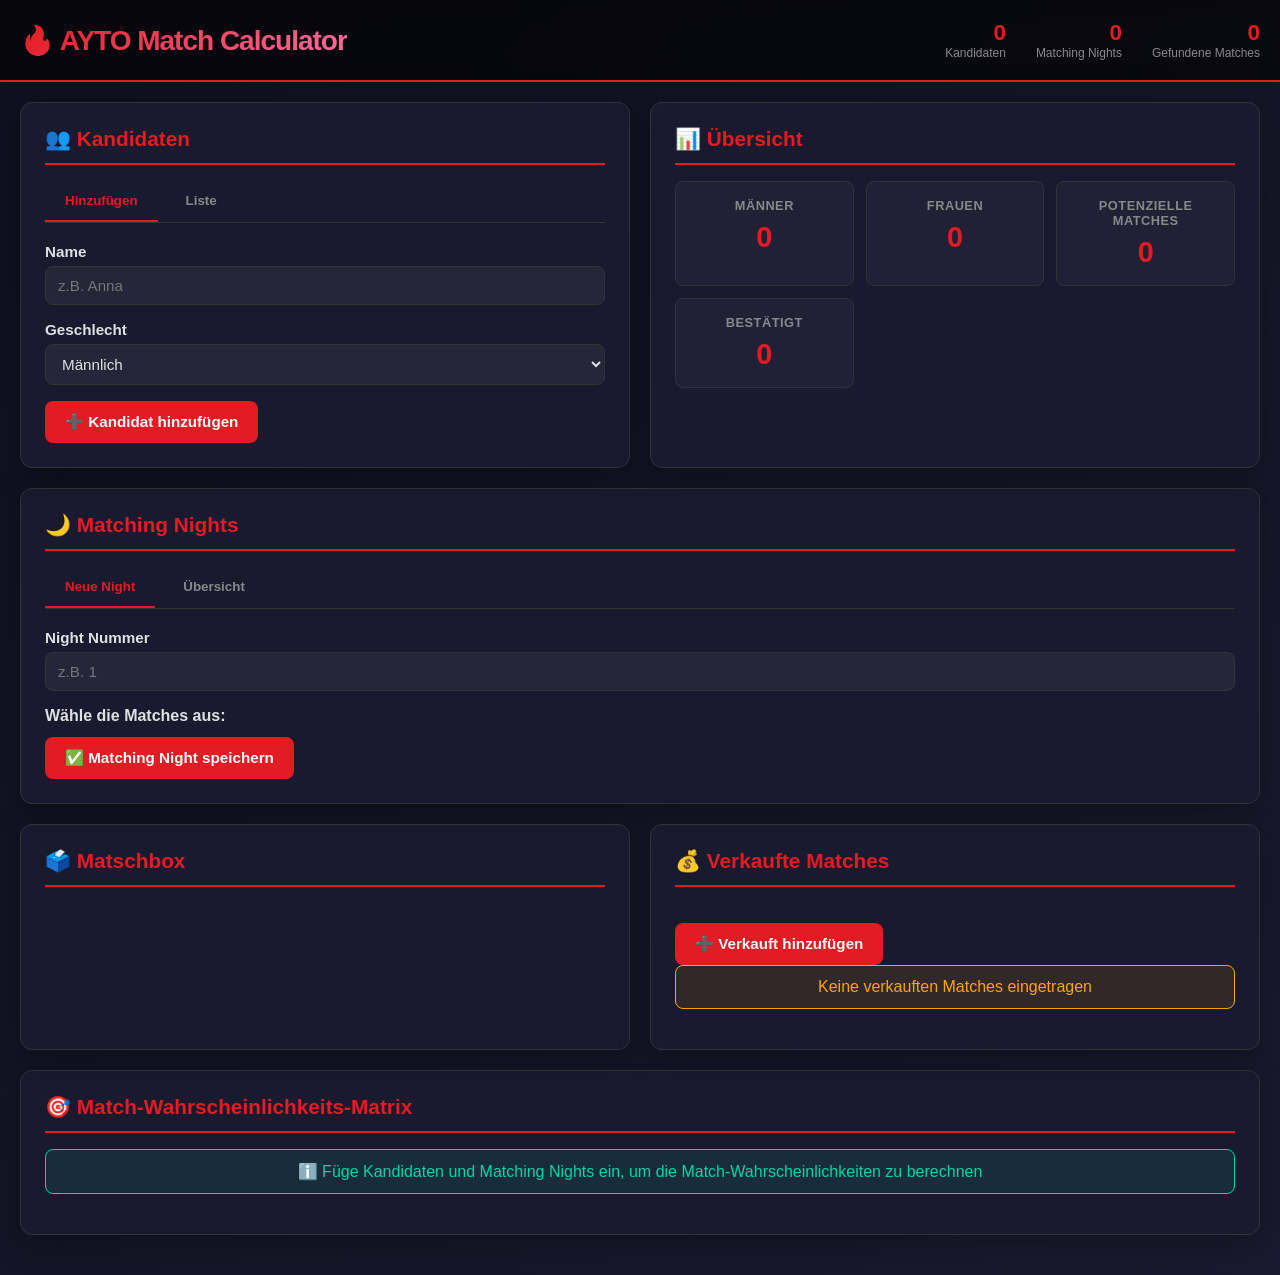
<file: index.html>
<!DOCTYPE html>
<html lang="de">
<head>
  <meta charset="UTF-8">
  <meta name="viewport" content="width=device-width, initial-scale=1.0">
  <title>AYTO Match Calculator • Professional Matching Engine</title>
  <style>
    * { margin: 0; padding: 0; box-sizing: border-box; }

    :root {
      --primary: #e31b23;
      --secondary: #1a1a2e;
      --accent: #ff6b9d;
      --success: #00d4aa;
      --warning: #ffa500;
      --bg-dark: #0f0f1e;
      --bg-card: #1a1a2e;
      --text-light: #e0e0e0;
      --text-muted: #888;
      --border: #333;
    }

    html { scroll-behavior: smooth; }
    body {
      background: linear-gradient(135deg, var(--bg-dark), var(--secondary));
      color: var(--text-light);
      font-family: -apple-system, BlinkMacSystemFont, 'Segoe UI', Roboto, sans-serif;
      min-height: 100vh;
      overflow-x: hidden;
    }

    /* ─── HEADER ─── */
    header {
      background: rgba(0, 0, 0, 0.6);
      backdrop-filter: blur(10px);
      border-bottom: 2px solid var(--primary);
      padding: 20px;
      position: sticky;
      top: 0;
      z-index: 1000;
    }

    .header-content {
      max-width: 1400px;
      margin: 0 auto;
      display: flex;
      justify-content: space-between;
      align-items: center;
    }

    .logo {
      font-size: 28px;
      font-weight: 900;
      background: linear-gradient(135deg, var(--primary), var(--accent));
      -webkit-background-clip: text;
      -webkit-text-fill-color: transparent;
      background-clip: text;
      letter-spacing: -1px;
    }

    .header-stats {
      display: flex;
      gap: 30px;
      font-size: 0.9rem;
    }

    .stat-item { display: flex; flex-direction: column; align-items: flex-end; }
    .stat-val { font-size: 1.4rem; font-weight: 700; color: var(--primary); }
    .stat-label { color: var(--text-muted); font-size: 0.75rem; }

    /* ─── CONTAINER ─── */
    .container {
      max-width: 1400px;
      margin: 0 auto;
      padding: 20px;
    }

    /* ─── GRID LAYOUT ─── */
    .main-grid {
      display: grid;
      grid-template-columns: 1fr 1fr;
      gap: 20px;
      margin-bottom: 20px;
    }

    @media (max-width: 1200px) {
      .main-grid { grid-template-columns: 1fr; }
    }

    /* ─── CARDS ─── */
    .card {
      background: var(--bg-card);
      border: 1px solid var(--border);
      border-radius: 12px;
      padding: 24px;
      box-shadow: 0 8px 32px rgba(0, 0, 0, 0.3);
    }

    .card h2 {
      font-size: 1.3rem;
      margin-bottom: 16px;
      color: var(--primary);
      border-bottom: 2px solid var(--primary);
      padding-bottom: 12px;
    }

    /* ─── TABS ─── */
    .tabs {
      display: flex;
      gap: 8px;
      margin-bottom: 20px;
      border-bottom: 1px solid var(--border);
    }

    .tab-btn {
      padding: 12px 20px;
      background: none;
      border: none;
      color: var(--text-muted);
      cursor: pointer;
      border-bottom: 2px solid transparent;
      transition: all 0.2s;
      font-weight: 600;
    }

    .tab-btn.active {
      color: var(--primary);
      border-bottom-color: var(--primary);
    }

    .tab-btn:hover { color: var(--text-light); }

    .tab-content { display: none; }
    .tab-content.active { display: block; }

    /* ─── FORMS ─── */
    .form-group {
      margin-bottom: 16px;
    }

    label {
      display: block;
      margin-bottom: 6px;
      font-weight: 600;
      font-size: 0.95rem;
      color: var(--text-light);
    }

    input, select, textarea {
      width: 100%;
      padding: 10px 12px;
      background: rgba(255, 255, 255, 0.05);
      border: 1px solid var(--border);
      border-radius: 8px;
      color: var(--text-light);
      font-size: 0.95rem;
      font-family: inherit;
      transition: all 0.2s;
    }

    input:focus, select:focus, textarea:focus {
      outline: none;
      border-color: var(--primary);
      background: rgba(255, 255, 255, 0.08);
      box-shadow: 0 0 12px rgba(227, 27, 35, 0.2);
    }

    /* ─── BUTTONS ─── */
    .btn {
      padding: 12px 20px;
      background: var(--primary);
      color: white;
      border: none;
      border-radius: 8px;
      font-weight: 600;
      cursor: pointer;
      transition: all 0.2s;
      font-size: 0.95rem;
    }

    .btn:hover {
      background: #c71520;
      transform: translateY(-2px);
      box-shadow: 0 8px 20px rgba(227, 27, 35, 0.3);
    }

    .btn:active { transform: translateY(0); }

    .btn-secondary {
      background: var(--accent);
    }

    .btn-secondary:hover { background: #ff5585; }

    .btn-small { padding: 8px 14px; font-size: 0.85rem; }
    .btn-danger { background: #d32f2f; }
    .btn-danger:hover { background: #b71c1c; }
    .btn-success { background: var(--success); color: #000; }

    .btn-group {
      display: flex;
      gap: 8px;
      flex-wrap: wrap;
    }

    /* ─── CANDIDATE LIST ─── */
    .candidate-item {
      background: rgba(255, 255, 255, 0.03);
      border: 1px solid var(--border);
      border-radius: 8px;
      padding: 12px;
      margin-bottom: 8px;
      display: flex;
      justify-content: space-between;
      align-items: center;
      transition: all 0.2s;
    }

    .candidate-item:hover {
      background: rgba(255, 255, 255, 0.05);
      border-color: var(--primary);
    }

    .candidate-name {
      font-weight: 600;
      font-size: 1rem;
    }

    .candidate-gender {
      display: inline-block;
      padding: 4px 10px;
      background: var(--primary);
      border-radius: 20px;
      font-size: 0.75rem;
      font-weight: 700;
      margin-left: 8px;
    }

    .candidate-gender.female { background: var(--accent); }

    /* ─── MATCHING NIGHT ─── */
    .night-header {
      display: flex;
      gap: 12px;
      margin-bottom: 16px;
      padding-bottom: 12px;
      border-bottom: 2px solid var(--border);
    }

    .night-title {
      font-size: 1.2rem;
      font-weight: 700;
      color: var(--primary);
    }

    .night-lights {
      margin-left: auto;
      padding: 6px 12px;
      background: rgba(227, 27, 35, 0.2);
      border-radius: 6px;
      font-weight: 600;
      color: var(--primary);
    }

    .pairing-grid {
      display: grid;
      grid-template-columns: repeat(auto-fill, minmax(200px, 1fr));
      gap: 12px;
      margin-bottom: 16px;
    }

    .pairing-card {
      background: rgba(255, 255, 255, 0.02);
      border: 2px solid var(--border);
      border-radius: 8px;
      padding: 12px;
      cursor: pointer;
      transition: all 0.2s;
      text-align: center;
    }

    .pairing-card:hover {
      border-color: var(--primary);
      background: rgba(227, 27, 35, 0.1);
    }

    .pairing-card.matched {
      border-color: var(--success);
      background: rgba(0, 212, 170, 0.1);
    }

    .pairing-names {
      font-weight: 600;
      margin-bottom: 4px;
    }

    .pairing-status {
      font-size: 0.8rem;
      color: var(--text-muted);
    }

    /* ─── MATCHBOX ─── */
    .matchbox-item {
      background: rgba(255, 165, 0, 0.1);
      border: 1px solid rgba(255, 165, 0, 0.3);
      border-radius: 8px;
      padding: 12px;
      margin-bottom: 12px;
    }

    .matchbox-pairing {
      font-weight: 600;
      margin-bottom: 8px;
    }

    .vote-buttons {
      display: flex;
      gap: 8px;
    }

    .vote-btn {
      flex: 1;
      padding: 8px;
      font-size: 0.85rem;
      border-radius: 6px;
      border: 1px solid;
      background: transparent;
      cursor: pointer;
      transition: all 0.2s;
    }

    .vote-yes {
      color: var(--success);
      border-color: var(--success);
    }

    .vote-yes:hover, .vote-yes.active {
      background: var(--success);
      color: #000;
    }

    .vote-no {
      color: #d32f2f;
      border-color: #d32f2f;
    }

    .vote-no:hover, .vote-no.active {
      background: #d32f2f;
      color: white;
    }

    /* ─── MATRIX ─── */
    .match-matrix {
      overflow-x: auto;
      margin-top: 20px;
    }

    .matrix-table {
      width: 100%;
      border-collapse: collapse;
      background: var(--bg-card);
      border: 1px solid var(--border);
      border-radius: 8px;
      overflow: hidden;
    }

    .matrix-table th, .matrix-table td {
      padding: 12px;
      text-align: center;
      border: 1px solid var(--border);
      font-size: 0.85rem;
    }

    .matrix-table th {
      background: rgba(0, 0, 0, 0.3);
      font-weight: 700;
      color: var(--primary);
    }

    .matrix-table td:first-child {
      text-align: left;
      font-weight: 600;
      background: rgba(0, 0, 0, 0.2);
    }

    .match-cell {
      cursor: pointer;
      transition: all 0.2s;
      border-radius: 4px;
    }

    .match-cell:hover {
      background: rgba(227, 27, 35, 0.2);
      transform: scale(1.05);
    }

    .match-probability {
      font-weight: 700;
      padding: 4px 8px;
      border-radius: 4px;
    }

    .prob-high { background: rgba(0, 212, 170, 0.3); color: var(--success); }
    .prob-medium { background: rgba(255, 165, 0, 0.3); color: var(--warning); }
    .prob-low { background: rgba(211, 47, 47, 0.3); color: #ff6b6b; }

    /* ─── STATS ─── */
    .stats-grid {
      display: grid;
      grid-template-columns: repeat(auto-fit, minmax(150px, 1fr));
      gap: 12px;
      margin-bottom: 20px;
    }

    .stat-card {
      background: rgba(255, 255, 255, 0.03);
      border: 1px solid var(--border);
      border-radius: 8px;
      padding: 16px;
      text-align: center;
    }

    .stat-card h3 {
      font-size: 0.8rem;
      color: var(--text-muted);
      margin-bottom: 8px;
      text-transform: uppercase;
      letter-spacing: 0.5px;
    }

    .stat-card .value {
      font-size: 1.8rem;
      font-weight: 900;
      color: var(--primary);
    }

    /* ─── MODAL ─── */
    .modal {
      display: none;
      position: fixed;
      inset: 0;
      background: rgba(0, 0, 0, 0.8);
      z-index: 2000;
      align-items: center;
      justify-content: center;
      padding: 20px;
    }

    .modal.active { display: flex; }

    .modal-content {
      background: var(--bg-card);
      border: 1px solid var(--border);
      border-radius: 12px;
      padding: 32px;
      max-width: 600px;
      width: 100%;
      max-height: 90vh;
      overflow-y: auto;
    }

    .modal-header {
      font-size: 1.5rem;
      font-weight: 700;
      margin-bottom: 20px;
      color: var(--primary);
    }

    .close-btn {
      float: right;
      background: none;
      border: none;
      color: var(--text-muted);
      cursor: pointer;
      font-size: 24px;
      transition: color 0.2s;
    }

    .close-btn:hover { color: var(--text-light); }

    /* ─── RESPONSIVE ─── */
    @media (max-width: 768px) {
      .header-stats { flex-direction: column; gap: 8px; }
      .main-grid { grid-template-columns: 1fr; }
      .pairing-grid { grid-template-columns: repeat(auto-fill, minmax(150px, 1fr)); }
      .matrix-table { font-size: 0.7rem; }
      .modal-content { padding: 20px; }
    }

    /* ─── UTILITIES ─── */
    .mt-20 { margin-top: 20px; }
    .mb-20 { margin-bottom: 20px; }
    .text-center { text-align: center; }
    .text-small { font-size: 0.85rem; }
    .hidden { display: none !important; }
    .flex { display: flex; }
    .gap-8 { gap: 8px; }

    .alert {
      padding: 12px 16px;
      border-radius: 8px;
      margin-bottom: 16px;
      font-weight: 500;
    }

    .alert-success { background: rgba(0, 212, 170, 0.1); color: var(--success); border: 1px solid var(--success); }
    .alert-warning { background: rgba(255, 165, 0, 0.1); color: var(--warning); border: 1px solid var(--warning); }
  </style>
</head>
<body>

<!-- HEADER -->
<header>
  <div class="header-content">
    <div class="logo">🔥 AYTO Match Calculator</div>
    <div class="header-stats">
      <div class="stat-item">
        <div class="stat-val" id="totalCandidates">0</div>
        <div class="stat-label">Kandidaten</div>
      </div>
      <div class="stat-item">
        <div class="stat-val" id="totalNights">0</div>
        <div class="stat-label">Matching Nights</div>
      </div>
      <div class="stat-item">
        <div class="stat-val" id="perfectMatches">0</div>
        <div class="stat-label">Gefundene Matches</div>
      </div>
    </div>
  </div>
</header>

<!-- MAIN CONTENT -->
<div class="container">

  <!-- SETUP SECTION -->
  <div class="main-grid">
    <!-- CANDIDATES -->
    <div class="card">
      <h2>👥 Kandidaten</h2>

      <div class="tabs">
        <button class="tab-btn active" data-tab="add-candidate">Hinzufügen</button>
        <button class="tab-btn" data-tab="candidate-list">Liste</button>
      </div>

      <div class="tab-content active" id="add-candidate">
        <div class="form-group">
          <label>Name</label>
          <input type="text" id="candidateName" placeholder="z.B. Anna">
        </div>
        <div class="form-group">
          <label>Geschlecht</label>
          <select id="candidateGender">
            <option value="male">Männlich</option>
            <option value="female">Weiblich</option>
          </select>
        </div>
        <button class="btn" onclick="addCandidate()">➕ Kandidat hinzufügen</button>
      </div>

      <div class="tab-content" id="candidate-list">
        <div id="candidatesList"></div>
        <button class="btn btn-danger mt-20" onclick="clearAllCandidates()">🗑️ Alle löschen</button>
      </div>
    </div>

    <!-- SUMMARY -->
    <div class="card">
      <h2>📊 Übersicht</h2>

      <div class="stats-grid">
        <div class="stat-card">
          <h3>Männer</h3>
          <div class="value" id="maleCount">0</div>
        </div>
        <div class="stat-card">
          <h3>Frauen</h3>
          <div class="value" id="femaleCount">0</div>
        </div>
        <div class="stat-card">
          <h3>Potenzielle Matches</h3>
          <div class="value" id="possiblePairs">0</div>
        </div>
        <div class="stat-card">
          <h3>Bestätigt</h3>
          <div class="value" id="confirmedMatches">0</div>
        </div>
      </div>

      <div class="alert alert-success text-center" id="completionStatus" style="display: none;">
        <strong id="completionText"></strong>
      </div>
    </div>
  </div>

  <!-- MATCHING NIGHTS -->
  <div class="card mb-20">
    <h2>🌙 Matching Nights</h2>

    <div class="tabs">
      <button class="tab-btn active" data-tab="new-night">Neue Night</button>
      <button class="tab-btn" data-tab="night-list">Übersicht</button>
    </div>

    <div class="tab-content active" id="new-night">
      <div class="form-group">
        <label>Night Nummer</label>
        <input type="number" id="nightNumber" min="1" placeholder="z.B. 1">
      </div>

      <div id="nightPairings"></div>

      <button class="btn" onclick="createMatchingNight()">✅ Matching Night speichern</button>
    </div>

    <div class="tab-content" id="night-list">
      <div id="nightsList"></div>
    </div>
  </div>

  <!-- MATSCHBOX & SOLD -->
  <div class="main-grid">
    <!-- MATSCHBOX -->
    <div class="card">
      <h2>🗳️ Matschbox</h2>
      <div id="matchboxVotes"></div>
      <div class="alert alert-warning text-center" id="noMatchbox" style="display: none;">
        Keine Abstimmungen eingetragen
      </div>
    </div>

    <!-- SOLD MATCHES -->
    <div class="card">
      <h2>💰 Verkaufte Matches</h2>
      <div id="soldMatches"></div>
      <button class="btn mt-20" onclick="openSoldModal()">➕ Verkauft hinzufügen</button>
      <div class="alert alert-warning text-center" id="noSold" style="display: none;">
        Keine verkauften Matches eingetragen
      </div>
    </div>
  </div>

  <!-- MATCH MATRIX -->
  <div class="card mb-20">
    <h2>🎯 Match-Wahrscheinlichkeits-Matrix</h2>
    <div class="alert alert-success text-center" id="noDataAlert">
      ℹ️ Füge Kandidaten und Matching Nights ein, um die Match-Wahrscheinlichkeiten zu berechnen
    </div>
    <div class="match-matrix" id="matrixContainer" style="display: none;"></div>
  </div>

</div>

<!-- MODALS -->
<!-- Sold Match Modal -->
<div class="modal" id="soldModal">
  <div class="modal-content">
    <button class="close-btn" onclick="closeSoldModal()">✕</button>
    <div class="modal-header">💰 Verkauftes Match hinzufügen</div>

    <div class="form-group">
      <label>Männlicher Kandidat</label>
      <select id="soldMale"></select>
    </div>
    <div class="form-group">
      <label>Weibliche Kandidatin</label>
      <select id="soldFemale"></select>
    </div>
    <div class="form-group">
      <label>Night (optional)</label>
      <select id="soldNight">
        <option value="">Keine spezifische Night</option>
      </select>
    </div>

    <button class="btn" onclick="saveSoldMatch()">✅ Speichern</button>
  </div>
</div>

<script>
// ────────────────────────────────────────────────────────────────
// DATA MANAGEMENT
// ────────────────────────────────────────────────────────────────

const STATE = {
  candidates: [],
  nights: [],
  matchbox: {},
  soldMatches: [],
};

const STORAGE_KEY = 'ayto_match_calculator';

function loadState() {
  const saved = localStorage.getItem(STORAGE_KEY);
  if (saved) {
    Object.assign(STATE, JSON.parse(saved));
  }
}

function saveState() {
  localStorage.setItem(STORAGE_KEY, JSON.stringify(STATE));
  updateUI();
}

// ────────────────────────────────────────────────────────────────
// CANDIDATES
// ────────────────────────────────────────────────────────────────

function addCandidate() {
  const name = document.getElementById('candidateName').value.trim();
  const gender = document.getElementById('candidateGender').value;

  if (!name) { alert('Bitte Name eingeben'); return; }
  if (STATE.candidates.some(c => c.name.toLowerCase() === name.toLowerCase())) {
    alert('Kandidat existiert bereits');
    return;
  }

  STATE.candidates.push({ name, gender, id: Date.now() });
  saveState();
  document.getElementById('candidateName').value = '';
  switchTab('candidate-list');
}

function removeCandidate(id) {
  if (confirm('Wirklich löschen?')) {
    STATE.candidates = STATE.candidates.filter(c => c.id !== id);
    saveState();
  }
}

function clearAllCandidates() {
  if (confirm('⚠️ Alle Kandidaten löschen? Das kann nicht rückgängig gemacht werden!')) {
    STATE.candidates = [];
    saveState();
  }
}

// ────────────────────────────────────────────────────────────────
// MATCHING NIGHTS
// ────────────────────────────────────────────────────────────────

function generateNightPairings() {
  const males = STATE.candidates.filter(c => c.gender === 'male');
  const females = STATE.candidates.filter(c => c.gender === 'female');

  const container = document.getElementById('nightPairings');
  container.innerHTML = '<div style="margin-bottom: 12px; font-weight: 600;">Wähle die Matches aus:</div>';

  females.forEach(female => {
    const div = document.createElement('div');
    div.innerHTML = `
      <div style="margin-bottom: 12px;">
        <div style="font-weight: 600; margin-bottom: 6px;">${female.name}</div>
        <div class="btn-group">
          ${males.map(male => `
            <button class="btn btn-small pairing-toggle" data-female="${female.id}" data-male="${male.id}">
              ${male.name}
            </button>
          `).join('')}
        </div>
      </div>
    `;
    container.appendChild(div);
  });

  // Add toggle handlers
  document.querySelectorAll('.pairing-toggle').forEach(btn => {
    btn.addEventListener('click', () => btn.classList.toggle('active'));
  });
}

function createMatchingNight() {
  const nightNumber = document.getElementById('nightNumber').value;
  if (!nightNumber) { alert('Bitte Night Nummer eingeben'); return; }

  const pairings = Array.from(document.querySelectorAll('.pairing-toggle.active')).map(btn => ({
    male: parseInt(btn.dataset.male),
    female: parseInt(btn.dataset.female),
    lit: true,
  }));

  if (pairings.length === 0) { alert('Bitte mindestens 1 Match wählen'); return; }

  const night = {
    id: Date.now(),
    number: parseInt(nightNumber),
    pairings,
    lights: pairings.length,
    timestamp: new Date().toISOString(),
  };

  STATE.nights.push(night);
  STATE.nights.sort((a, b) => a.number - b.number);
  saveState();

  document.getElementById('nightNumber').value = '';
  switchTab('night-list');
  alert('✅ Matching Night gespeichert!');
}

// ────────────────────────────────────────────────────────────────
// MATSCHBOX & SOLD
// ────────────────────────────────────────────────────────────────

function recordMatchboxVote(maleId, femaleId, result) {
  const key = `${Math.min(maleId, femaleId)}_${Math.max(maleId, femaleId)}`;
  STATE.matchbox[key] = result;
  saveState();
}

function openSoldModal() {
  const males = STATE.candidates.filter(c => c.gender === 'male');
  const females = STATE.candidates.filter(c => c.gender === 'female');

  document.getElementById('soldMale').innerHTML = males
    .map(m => `<option value="${m.id}">${m.name}</option>`).join('');
  document.getElementById('soldFemale').innerHTML = females
    .map(f => `<option value="${f.id}">${f.name}</option>`).join('');
  document.getElementById('soldNight').innerHTML = `
    <option value="">Keine spezifische Night</option>
    ${STATE.nights.map(n => `<option value="${n.id}">Night ${n.number}</option>`).join('')}
  `;

  document.getElementById('soldModal').classList.add('active');
}

function closeSoldModal() {
  document.getElementById('soldModal').classList.remove('active');
}

function saveSoldMatch() {
  const maleId = parseInt(document.getElementById('soldMale').value);
  const femaleId = parseInt(document.getElementById('soldFemale').value);
  const nightId = document.getElementById('soldNight').value || null;

  if (!maleId || !femaleId) { alert('Bitte beide wählen'); return; }

  STATE.soldMatches.push({ maleId, femaleId, nightId, timestamp: new Date().toISOString() });
  saveState();
  closeSoldModal();
  alert('✅ Verkauftes Match gespeichert!');
}

// ────────────────────────────────────────────────────────────────
// MATCHING ENGINE
// ────────────────────────────────────────────────────────────────

function calculateProbabilities() {
  const males = STATE.candidates.filter(c => c.gender === 'male');
  const females = STATE.candidates.filter(c => c.gender === 'female');

  if (males.length === 0 || females.length === 0) return null;

  const probs = {};

  males.forEach(male => {
    females.forEach(female => {
      const key = `${male.id}_${female.id}`;
      let probability = 0.5; // Basis-Wahrscheinlichkeit
      let evidence = 0;

      // Evidence aus Matching Nights
      STATE.nights.forEach(night => {
        const hasPairing = night.pairings.some(p => p.male === male.id && p.female === female.id);
        if (hasPairing) {
          probability += 0.25;
          evidence++;
        }
      });

      // Evidence aus Matschbox
      const boxKey = `${Math.min(male.id, female.id)}_${Math.max(male.id, female.id)}`;
      if (STATE.matchbox[boxKey] === true) {
        probability += 0.2;
        evidence++;
      } else if (STATE.matchbox[boxKey] === false) {
        probability = Math.max(0, probability - 0.3);
        evidence++;
      }

      // Evidence aus verkauften Matches
      const isSold = STATE.soldMatches.some(s => s.maleId === male.id && s.femaleId === female.id);
      if (isSold) {
        probability = 1.0;
        evidence = 999; // Max priority
      }

      probs[key] = {
        male: male.id,
        female: female.id,
        probability: Math.min(1, Math.max(0, probability)),
        evidence,
      };
    });
  });

  return probs;
}

// ────────────────────────────────────────────────────────────────
// UI UPDATES
// ────────────────────────────────────────────────────────────────

function updateUI() {
  updateStats();
  updateCandidatesList();
  updateNightsList();
  updateMatchbox();
  updateSoldMatches();
  updateMatrix();
  updateHeaders();
}

function updateStats() {
  const males = STATE.candidates.filter(c => c.gender === 'male');
  const females = STATE.candidates.filter(c => c.gender === 'female');
  const possiblePairs = males.length * females.length;
  const confirmed = STATE.soldMatches.length;

  document.getElementById('maleCount').textContent = males.length;
  document.getElementById('femaleCount').textContent = females.length;
  document.getElementById('possiblePairs').textContent = possiblePairs;
  document.getElementById('confirmedMatches').textContent = confirmed;

  if (possiblePairs > 0 && confirmed === possiblePairs) {
    document.getElementById('completionStatus').style.display = 'block';
    document.getElementById('completionText').textContent = '🎉 Alle Matches bestätigt!';
  } else {
    document.getElementById('completionStatus').style.display = 'none';
  }
}

function updateHeaders() {
  document.getElementById('totalCandidates').textContent = STATE.candidates.length;
  document.getElementById('totalNights').textContent = STATE.nights.length;
  document.getElementById('perfectMatches').textContent = STATE.soldMatches.length;
}

function updateCandidatesList() {
  const list = document.getElementById('candidatesList');
  if (STATE.candidates.length === 0) {
    list.innerHTML = '<div class="alert alert-warning text-center">Noch keine Kandidaten</div>';
    return;
  }

  const males = STATE.candidates.filter(c => c.gender === 'male');
  const females = STATE.candidates.filter(c => c.gender === 'female');

  list.innerHTML = `
    <div style="margin-bottom: 16px;">
      <div style="font-weight: 700; color: var(--primary); margin-bottom: 12px;">👨 Männer (${males.length})</div>
      ${males.map(c => `
        <div class="candidate-item">
          <span class="candidate-name">${c.name}</span>
          <button class="btn btn-danger btn-small" onclick="removeCandidate(${c.id})">×</button>
        </div>
      `).join('')}
    </div>
    <div>
      <div style="font-weight: 700; color: var(--accent); margin-bottom: 12px;">👩 Frauen (${females.length})</div>
      ${females.map(c => `
        <div class="candidate-item">
          <span class="candidate-name">${c.name}</span>
          <button class="btn btn-danger btn-small" onclick="removeCandidate(${c.id})">×</button>
        </div>
      `).join('')}
    </div>
  `;
}

function updateNightsList() {
  const list = document.getElementById('nightsList');
  if (STATE.nights.length === 0) {
    list.innerHTML = '<div class="alert alert-warning text-center">Noch keine Matching Nights</div>';
    generateNightPairings();
    return;
  }

  list.innerHTML = STATE.nights.map(night => `
    <div class="card" style="background: rgba(255, 255, 255, 0.02); margin-bottom: 12px;">
      <div class="night-header">
        <div class="night-title">🌙 Night ${night.number}</div>
        <div class="night-lights">💡 ${night.lights} Lichter</div>
        <button class="btn btn-danger btn-small" onclick="deleteNight(${night.id})">×</button>
      </div>
      <div style="display: grid; grid-template-columns: repeat(auto-fill, minmax(180px, 1fr)); gap: 8px;">
        ${night.pairings.map(p => {
          const male = STATE.candidates.find(c => c.id === p.male);
          const female = STATE.candidates.find(c => c.id === p.female);
          return `
            <div class="pairing-card matched">
              <div class="pairing-names">${male.name} ♥ ${female.name}</div>
              <div class="pairing-status">✓ Licht an</div>
            </div>
          `;
        }).join('')}
      </div>
    </div>
  `).join('');

  generateNightPairings();
}

function deleteNight(id) {
  if (confirm('Night löschen?')) {
    STATE.nights = STATE.nights.filter(n => n.id !== id);
    saveState();
  }
}

function updateMatchbox() {
  const males = STATE.candidates.filter(c => c.gender === 'male');
  const females = STATE.candidates.filter(c => c.gender === 'female');
  const container = document.getElementById('matchboxVotes');

  if (males.length === 0 || females.length === 0) {
    container.innerHTML = '';
    return;
  }

  const votes = [];
  females.forEach(female => {
    males.forEach(male => {
      const key = `${Math.min(male.id, female.id)}_${Math.max(male.id, female.id)}`;
      if (STATE.matchbox.hasOwnProperty(key)) {
        votes.push({ male, female, key, result: STATE.matchbox[key] });
      }
    });
  });

  if (votes.length === 0) {
    document.getElementById('noMatchbox').style.display = 'block';
    container.innerHTML = `
      <div style="margin-top: 16px;">
        <div style="margin-bottom: 12px; font-weight: 600;">Abstimmung hinzufügen:</div>
        ${females.map(female => `
          <div style="margin-bottom: 12px;">
            <div style="font-weight: 600; margin-bottom: 6px;">${female.name}</div>
            <div class="btn-group">
              ${males.map(male => {
                const key = `${Math.min(male.id, female.id)}_${Math.max(male.id, female.id)}`;
                return `
                  <div class="matchbox-item" style="flex: 1; margin: 0; padding: 8px;">
                    <div class="matchbox-pairing" style="font-size: 0.85rem;">${male.name}</div>
                    <div class="vote-buttons">
                      <button class="vote-btn vote-yes" onclick="recordMatchboxVote(${male.id}, ${female.id}, true)">✓</button>
                      <button class="vote-btn vote-no" onclick="recordMatchboxVote(${male.id}, ${female.id}, false)">✗</button>
                    </div>
                  </div>
                `;
              }).join('')}
            </div>
          </div>
        `).join('')}
      </div>
    `;
    return;
  }

  document.getElementById('noMatchbox').style.display = 'none';
  container.innerHTML = votes.map(v => `
    <div class="matchbox-item">
      <div class="matchbox-pairing">${v.male.name} & ${v.female.name}</div>
      <div class="vote-buttons">
        <button class="vote-btn vote-yes ${v.result === true ? 'active' : ''}"
          onclick="recordMatchboxVote(${v.male.id}, ${v.female.id}, true)">✓ JA</button>
        <button class="vote-btn vote-no ${v.result === false ? 'active' : ''}"
          onclick="recordMatchboxVote(${v.male.id}, ${v.female.id}, false)">✗ NEIN</button>
      </div>
    </div>
  `).join('');
}

function updateSoldMatches() {
  const container = document.getElementById('soldMatches');
  if (STATE.soldMatches.length === 0) {
    document.getElementById('noSold').style.display = 'block';
    container.innerHTML = '';
    return;
  }

  document.getElementById('noSold').style.display = 'none';
  container.innerHTML = STATE.soldMatches.map((sold, idx) => {
    const male = STATE.candidates.find(c => c.id === sold.maleId);
    const female = STATE.candidates.find(c => c.id === sold.femaleId);
    const night = STATE.nights.find(n => n.id === sold.nightId);
    return `
      <div class="matchbox-item" style="background: rgba(0, 212, 170, 0.15); border-color: rgba(0, 212, 170, 0.4);">
        <div class="matchbox-pairing">💰 ${male?.name || '?'} & ${female?.name || '?'}</div>
        <div class="text-small" style="margin-bottom: 8px;">
          ${night ? `🌙 Night ${night.number}` : '📌 Allgemein'}
        </div>
        <button class="btn btn-danger btn-small" onclick="deleteSold(${idx})">× Löschen</button>
      </div>
    `;
  }).join('');
}

function deleteSold(idx) {
  if (confirm('Verkauftes Match löschen?')) {
    STATE.soldMatches.splice(idx, 1);
    saveState();
  }
}

function updateMatrix() {
  const males = STATE.candidates.filter(c => c.gender === 'male').sort((a, b) => a.name.localeCompare(b.name));
  const females = STATE.candidates.filter(c => c.gender === 'female').sort((a, b) => a.name.localeCompare(b.name));
  const container = document.getElementById('matrixContainer');
  const alert = document.getElementById('noDataAlert');

  if (males.length === 0 || females.length === 0) {
    container.style.display = 'none';
    alert.style.display = 'block';
    return;
  }

  alert.style.display = 'none';
  container.style.display = 'block';

  const probs = calculateProbabilities();

  let html = '<table class="matrix-table"><thead><tr><th>👨 / 👩</th>';
  females.forEach(f => {
    html += `<th>${f.name}</th>`;
  });
  html += '</tr></thead><tbody>';

  males.forEach(male => {
    html += `<tr><td>${male.name}</td>`;
    females.forEach(female => {
      const key = `${male.id}_${female.id}`;
      const prob = probs[key];
      const percent = Math.round(prob.probability * 100);
      let className = 'prob-low';
      if (percent >= 70) className = 'prob-high';
      else if (percent >= 40) className = 'prob-medium';

      html += `<td class="match-cell"><span class="match-probability ${className}">${percent}%</span></td>`;
    });
    html += '</tr>';
  });

  html += '</tbody></table>';
  container.innerHTML = html;
}

// ────────────────────────────────────────────────────────────────
// TABS
// ────────────────────────────────────────────────────────────────

function switchTab(tabName) {
  document.querySelectorAll('.tab-content').forEach(el => el.classList.remove('active'));
  document.querySelectorAll('.tab-btn').forEach(el => el.classList.remove('active'));

  document.getElementById(tabName)?.classList.add('active');
  document.querySelector(`[data-tab="${tabName}"]`)?.classList.add('active');
}

document.querySelectorAll('.tab-btn').forEach(btn => {
  btn.addEventListener('click', () => {
    const tab = btn.getAttribute('data-tab');
    switchTab(tab);
  });
});

// ────────────────────────────────────────────────────────────────
// INITIALIZATION
// ────────────────────────────────────────────────────────────────

loadState();
updateUI();
generateNightPairings();
</script>

</body>
</html>
</file>
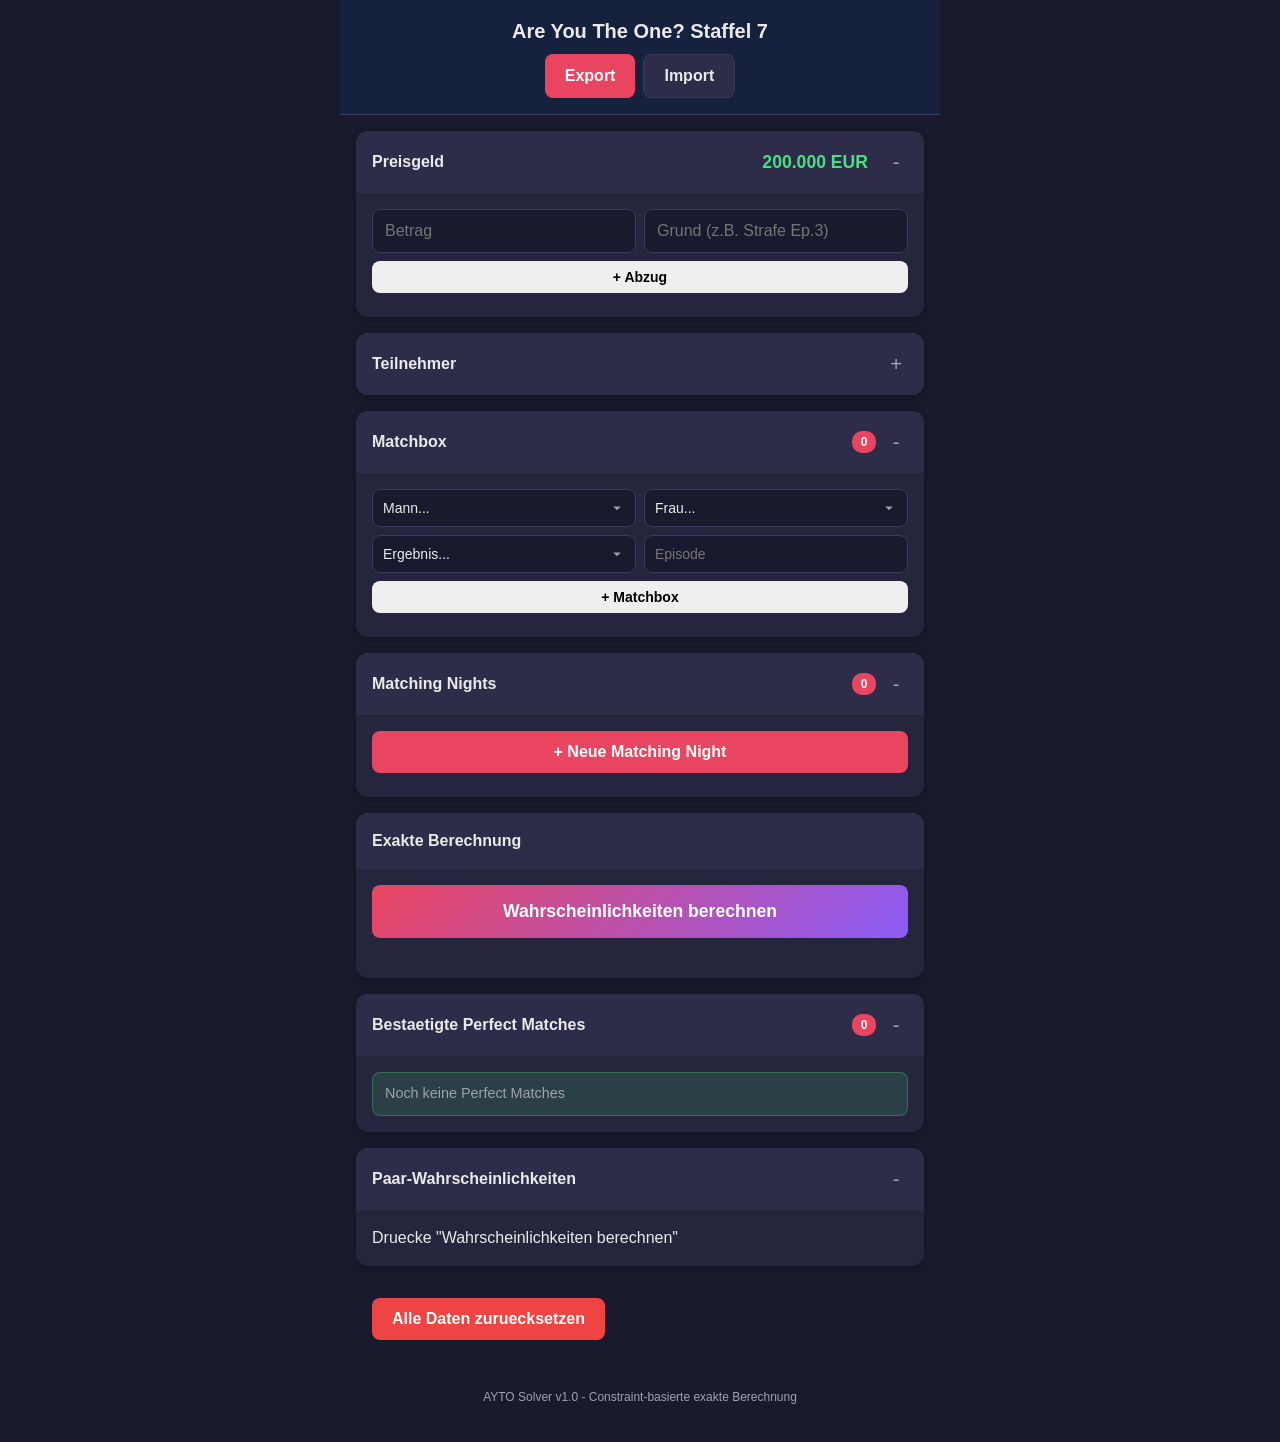
<file: ayto-solver-standalone.html>
<!DOCTYPE html>
<html lang="de">
<head>
    <meta charset="UTF-8">
    <meta name="viewport" content="width=device-width, initial-scale=1.0, user-scalable=no, viewport-fit=cover">
    <meta name="apple-mobile-web-app-capable" content="yes">
    <meta name="theme-color" content="#1a1a2e">
    <title>AYTO Solver - Staffel 7 (2026)</title>
    <style>
/* AYTO Solver - Mobile-First Styles */
* { box-sizing: border-box; margin: 0; padding: 0; }

:root {
    --primary: #e94560;
    --primary-dark: #c73e54;
    --secondary: #16213e;
    --background: #1a1a2e;
    --surface: #25253d;
    --surface-light: #2d2d4a;
    --text: #eaeaea;
    --text-muted: #a0a0b0;
    --success: #4ade80;
    --warning: #fbbf24;
    --danger: #ef4444;
    --border: #3a3a5c;
    --radius: 12px;
    --radius-small: 8px;
    --spacing: 16px;
    --spacing-small: 8px;
    --font-main: -apple-system, BlinkMacSystemFont, 'Segoe UI', Roboto, sans-serif;
}

html { font-size: 16px; }
body {
    font-family: var(--font-main);
    background: var(--background);
    color: var(--text);
    min-height: 100vh;
    line-height: 1.5;
}

#app { max-width: 600px; margin: 0 auto; padding-bottom: 20px; }

.app-header {
    background: var(--secondary);
    padding: var(--spacing);
    position: sticky;
    top: 0;
    z-index: 100;
    border-bottom: 1px solid var(--border);
}
.app-header h1 { font-size: 1.25rem; font-weight: 600; margin-bottom: var(--spacing-small); text-align: center; }
.header-actions { display: flex; gap: var(--spacing-small); justify-content: center; }

.app-main { padding: var(--spacing); display: flex; flex-direction: column; gap: var(--spacing); }

.section {
    background: var(--surface);
    border-radius: var(--radius);
    overflow: hidden;
    box-shadow: 0 2px 8px rgba(0,0,0,0.3);
}
.section-header {
    display: flex;
    align-items: center;
    gap: var(--spacing-small);
    padding: var(--spacing);
    background: var(--surface-light);
    cursor: pointer;
    user-select: none;
}
.section-header h2 { font-size: 1rem; font-weight: 600; flex: 1; }
.section-header .toggle-icon { font-size: 1.25rem; color: var(--text-muted); width: 24px; text-align: center; }
.section-content { padding: var(--spacing); display: flex; flex-direction: column; gap: var(--spacing-small); }
.section-content.collapsed { display: none; }

.badge {
    background: var(--primary);
    color: white;
    font-size: 0.75rem;
    font-weight: 600;
    padding: 2px 8px;
    border-radius: 10px;
    min-width: 24px;
    text-align: center;
}

.prize-amount { font-size: 1.1rem; font-weight: 700; color: var(--success); margin-left: auto; margin-right: var(--spacing-small); }

.btn {
    display: inline-flex;
    align-items: center;
    justify-content: center;
    padding: 12px 20px;
    font-size: 1rem;
    font-weight: 600;
    border: none;
    border-radius: var(--radius-small);
    cursor: pointer;
    transition: all 0.2s ease;
}
.btn-primary { background: var(--primary); color: white; }
.btn-primary:hover { background: var(--primary-dark); }
.btn-secondary { background: var(--surface-light); color: var(--text); border: 1px solid var(--border); }
.btn-small { padding: 8px 12px; font-size: 0.875rem; }
.btn-danger { background: var(--danger); color: white; }
.btn-solve {
    background: linear-gradient(135deg, var(--primary) 0%, #8b5cf6 100%);
    color: white;
    padding: 16px 24px;
    font-size: 1.1rem;
    width: 100%;
}
.btn:disabled { opacity: 0.5; cursor: not-allowed; }

input, select, textarea {
    width: 100%;
    padding: 12px;
    font-size: 1rem;
    font-family: var(--font-main);
    background: var(--background);
    color: var(--text);
    border: 1px solid var(--border);
    border-radius: var(--radius-small);
}
input:focus, select:focus, textarea:focus { outline: none; border-color: var(--primary); }
select {
    background-image: url("data:image/svg+xml,%3Csvg xmlns='http://www.w3.org/2000/svg' width='12' height='12' fill='%23a0a0b0' viewBox='0 0 16 16'%3E%3Cpath d='M8 11L3 6h10z'/%3E%3C/svg%3E");
    background-repeat: no-repeat;
    background-position: right 12px center;
    padding-right: 36px;
    -webkit-appearance: none;
}
textarea { resize: vertical; min-height: 80px; }

.deduction-form, .matchbox-form { display: grid; grid-template-columns: 1fr 1fr; gap: var(--spacing-small); }
.deduction-form .btn, .matchbox-form .btn { grid-column: span 2; }
.matchbox-form select, .matchbox-form input { font-size: 0.875rem; padding: 10px; }

.candidates-edit { display: grid; grid-template-columns: 1fr 1fr; gap: var(--spacing); }
.candidates-column label, .candidates-inactive label { display: block; font-size: 0.875rem; color: var(--text-muted); margin-bottom: 4px; }
.candidates-inactive { margin-top: var(--spacing-small); }

.item-list { list-style: none; display: flex; flex-direction: column; gap: 4px; }
.item-list li {
    display: flex;
    align-items: center;
    gap: var(--spacing-small);
    padding: 10px 12px;
    background: var(--background);
    border-radius: var(--radius-small);
    font-size: 0.9rem;
}
.item-list li .item-info { flex: 1; }
.item-list li .item-meta { font-size: 0.75rem; color: var(--text-muted); }
.item-list li .btn-remove { background: transparent; color: var(--danger); padding: 4px 8px; font-size: 1.25rem; line-height: 1; }

.status-icon { font-size: 1.25rem; }
.status-perfect { color: var(--success); }
.status-no { color: var(--danger); }
.status-sold { color: var(--warning); }

.perfect-matches li { background: rgba(74, 222, 128, 0.15); border: 1px solid rgba(74, 222, 128, 0.3); }

.nights-container { display: flex; flex-direction: column; gap: var(--spacing); }
.night-card { background: var(--background); border-radius: var(--radius-small); overflow: hidden; }
.night-header { display: flex; align-items: center; gap: var(--spacing-small); padding: 12px; background: var(--surface-light); }
.night-header h3 { flex: 1; font-size: 0.9rem; font-weight: 600; }
.night-lights { display: flex; align-items: center; gap: 4px; }
.night-lights input { width: 60px; text-align: center; padding: 6px; font-size: 1rem; }
.night-lights-display { font-size: 1.1rem; min-width: 80px; }
.night-pairs { padding: 12px; display: flex; flex-direction: column; gap: 6px; }
.night-pair { display: grid; grid-template-columns: 1fr 1fr auto; gap: 6px; align-items: center; }
.night-pair select { font-size: 0.85rem; padding: 8px; }
.night-pair .btn-remove-pair { padding: 6px 10px; background: transparent; color: var(--text-muted); }
.night-actions { padding: 12px; padding-top: 0; display: flex; gap: var(--spacing-small); }
.night-warning { padding: 8px 12px; background: rgba(251, 191, 36, 0.15); border-left: 3px solid var(--warning); font-size: 0.8rem; color: var(--warning); }

.solver-status { text-align: center; padding: var(--spacing-small); font-size: 0.9rem; color: var(--text-muted); }
.solver-status.running { color: var(--warning); animation: pulse 1.5s ease-in-out infinite; }
.solver-status.success { color: var(--success); }
.solver-status.error { color: var(--danger); }
.solver-stats { display: flex; justify-content: center; gap: var(--spacing); padding: var(--spacing-small); font-size: 0.85rem; color: var(--text-muted); }

.probabilities-container { display: flex; flex-direction: column; gap: 6px; }
.probabilities-container .hint { text-align: center; color: var(--text-muted); font-size: 0.9rem; padding: var(--spacing); }
.probability-item { display: flex; align-items: center; gap: var(--spacing-small); padding: 10px 12px; background: var(--background); border-radius: var(--radius-small); }
.probability-item .pair-names { flex: 1; font-size: 0.9rem; min-width: 0; }
.probability-item .pair-names span { display: block; white-space: nowrap; overflow: hidden; text-overflow: ellipsis; }
.probability-item .pair-names .female { font-size: 0.8rem; color: var(--text-muted); }
.probability-bar-container { width: 100px; height: 24px; background: var(--surface-light); border-radius: 4px; overflow: hidden; }
.probability-bar { height: 100%; transition: width 0.3s ease; }
.probability-bar.low { background: linear-gradient(90deg, #ef4444 0%, #f87171 100%); }
.probability-bar.medium { background: linear-gradient(90deg, #fbbf24 0%, #fcd34d 100%); }
.probability-bar.high { background: linear-gradient(90deg, #4ade80 0%, #86efac 100%); }
.probability-value { font-size: 0.9rem; font-weight: 600; min-width: 50px; text-align: right; }

.error-box { background: rgba(239, 68, 68, 0.15); border: 1px solid var(--danger); border-radius: var(--radius-small); padding: var(--spacing); color: var(--danger); font-size: 0.9rem; }
.error-box.hidden { display: none; }

.modal-overlay { position: fixed; inset: 0; background: rgba(0, 0, 0, 0.7); display: flex; align-items: center; justify-content: center; padding: var(--spacing); z-index: 1000; }
.modal-overlay.hidden { display: none; }
.modal-content { background: var(--surface); border-radius: var(--radius); width: 100%; max-width: 400px; max-height: 80vh; overflow-y: auto; }
#modal-body { padding: var(--spacing); }
#modal-body h3 { margin-bottom: var(--spacing); }
.modal-actions { display: flex; gap: var(--spacing-small); padding: var(--spacing); border-top: 1px solid var(--border); }
.modal-actions .btn { flex: 1; }

.app-footer { text-align: center; padding: var(--spacing); color: var(--text-muted); font-size: 0.75rem; }
.section-danger { background: transparent; box-shadow: none; padding: var(--spacing); }
.hidden { display: none !important; }

@keyframes pulse { 0%, 100% { opacity: 1; } 50% { opacity: 0.5; } }
@media (max-width: 400px) {
    .candidates-edit { grid-template-columns: 1fr; }
    .deduction-form, .matchbox-form { grid-template-columns: 1fr; }
    .deduction-form .btn, .matchbox-form .btn { grid-column: span 1; }
    .probability-bar-container { width: 70px; }
}
    </style>
</head>
<body>
    <div id="app">
        <header class="app-header">
            <h1>Are You The One? Staffel 7</h1>
            <div class="header-actions">
                <button id="btn-export" class="btn btn-primary">Export</button>
                <button id="btn-import" class="btn btn-secondary">Import</button>
                <input type="file" id="import-file" accept=".json" hidden>
            </div>
        </header>

        <main class="app-main">
            <div id="error-box" class="error-box hidden"></div>

            <section class="section" id="section-prize">
                <div class="section-header" data-toggle="prize-content">
                    <h2>Preisgeld</h2>
                    <span class="prize-amount" id="prize-display">200.000 EUR</span>
                    <span class="toggle-icon">-</span>
                </div>
                <div class="section-content" id="prize-content">
                    <div class="deduction-form">
                        <input type="number" id="deduction-amount" placeholder="Betrag" min="0" step="1000">
                        <input type="text" id="deduction-reason" placeholder="Grund (z.B. Strafe Ep.3)">
                        <button id="btn-add-deduction" class="btn btn-small">+ Abzug</button>
                    </div>
                    <ul id="deductions-list" class="item-list"></ul>
                </div>
            </section>

            <section class="section" id="section-candidates">
                <div class="section-header" data-toggle="candidates-content">
                    <h2>Teilnehmer</h2>
                    <span class="toggle-icon">+</span>
                </div>
                <div class="section-content collapsed" id="candidates-content">
                    <div class="candidates-edit">
                        <div class="candidates-column">
                            <label>Maenner (je Zeile einer):</label>
                            <textarea id="males-textarea" rows="6"></textarea>
                        </div>
                        <div class="candidates-column">
                            <label>Frauen (je Zeile eine):</label>
                            <textarea id="females-textarea" rows="6"></textarea>
                        </div>
                    </div>
                    <div class="candidates-inactive">
                        <label>Inaktiv/Nachzuegler (Format: Name,male oder Name,female):</label>
                        <textarea id="inactive-textarea" rows="3"></textarea>
                    </div>
                    <button id="btn-save-candidates" class="btn btn-primary">Teilnehmer speichern</button>
                    <button id="btn-activate-candidate" class="btn btn-secondary">Nachzuegler aktivieren</button>
                </div>
            </section>

            <section class="section" id="section-matchbox">
                <div class="section-header" data-toggle="matchbox-content">
                    <h2>Matchbox</h2>
                    <span class="badge" id="matchbox-count">0</span>
                    <span class="toggle-icon">-</span>
                </div>
                <div class="section-content" id="matchbox-content">
                    <div class="matchbox-form">
                        <select id="matchbox-male"></select>
                        <select id="matchbox-female"></select>
                        <select id="matchbox-result">
                            <option value="">Ergebnis...</option>
                            <option value="perfect">Perfect Match</option>
                            <option value="no">Kein Match</option>
                            <option value="sold">Verkauft</option>
                        </select>
                        <input type="number" id="matchbox-sold-amount" placeholder="Verkaufspreis" min="0" step="1000" class="hidden">
                        <input type="number" id="matchbox-episode" placeholder="Episode" min="1" max="20">
                        <button id="btn-add-matchbox" class="btn btn-small">+ Matchbox</button>
                    </div>
                    <ul id="matchbox-list" class="item-list"></ul>
                </div>
            </section>

            <section class="section" id="section-nights">
                <div class="section-header" data-toggle="nights-content">
                    <h2>Matching Nights</h2>
                    <span class="badge" id="nights-count">0</span>
                    <span class="toggle-icon">-</span>
                </div>
                <div class="section-content" id="nights-content">
                    <button id="btn-add-night" class="btn btn-primary">+ Neue Matching Night</button>
                    <div id="nights-list" class="nights-container"></div>
                </div>
            </section>

            <section class="section" id="section-solver">
                <div class="section-header">
                    <h2>Exakte Berechnung</h2>
                </div>
                <div class="section-content">
                    <button id="btn-solve" class="btn btn-solve">Wahrscheinlichkeiten berechnen</button>
                    <div id="solver-status" class="solver-status"></div>
                    <div id="solver-stats" class="solver-stats hidden">
                        <span id="stat-solutions">0 Loesungen</span>
                        <span id="stat-time">0ms</span>
                    </div>
                </div>
            </section>

            <section class="section" id="section-perfect">
                <div class="section-header" data-toggle="perfect-content">
                    <h2>Bestaetigte Perfect Matches</h2>
                    <span class="badge" id="perfect-count">0</span>
                    <span class="toggle-icon">-</span>
                </div>
                <div class="section-content" id="perfect-content">
                    <ul id="perfect-list" class="item-list perfect-matches"></ul>
                </div>
            </section>

            <section class="section" id="section-probabilities">
                <div class="section-header" data-toggle="probabilities-content">
                    <h2>Paar-Wahrscheinlichkeiten</h2>
                    <span class="toggle-icon">-</span>
                </div>
                <div class="section-content" id="probabilities-content">
                    <div id="probabilities-list" class="probabilities-container">
                        <p class="hint">Druecke "Wahrscheinlichkeiten berechnen" um die Analyse zu starten.</p>
                    </div>
                </div>
            </section>

            <section class="section section-danger">
                <button id="btn-reset" class="btn btn-danger">Alle Daten zuruecksetzen</button>
            </section>
        </main>

        <footer class="app-footer">
            <p>AYTO Solver v1.0 - Constraint-basierte exakte Berechnung</p>
        </footer>
    </div>

    <div id="modal-overlay" class="modal-overlay hidden">
        <div id="modal-content" class="modal-content">
            <div id="modal-body"></div>
            <div class="modal-actions">
                <button id="modal-cancel" class="btn btn-secondary">Abbrechen</button>
                <button id="modal-confirm" class="btn btn-primary">Bestaetigen</button>
            </div>
        </div>
    </div>

<script>
(function() {
    'use strict';

    var CONFIG = { INITIAL_PRIZE: 200000, SOLVER_TIME_LIMIT: 5000, STORAGE_KEY: 'ayto_solver_state', VERSION: '1.0' };

    var DEFAULT_MALES = ['Chris', 'Ema', 'Evi', 'Jeronymo', 'Jerry', 'Julian M.', 'Julian S.', 'Luke', 'Meji', 'Noel'];
    var DEFAULT_FEMALES = ['Adrianna', 'Alicia', 'Aurora', 'Elena', 'Ella', 'Laura', 'Linda', 'Marla', 'Michelle', 'Tiziana', 'Tonia'];
    var DEFAULT_INACTIVE = [];

    var state = {
        candidates: { males: DEFAULT_MALES.slice(), females: DEFAULT_FEMALES.slice(), inactive: DEFAULT_INACTIVE.slice() },
        truthBooth: [], matchingNights: [], deductions: [], solverResult: null
    };
    var nextId = 1;

    function generateId() { return nextId++; }
    function saveToStorage() {
        try { localStorage.setItem(CONFIG.STORAGE_KEY, JSON.stringify({ version: CONFIG.VERSION, nextId: nextId, state: state })); }
        catch (e) { console.error('Save failed:', e); }
    }
    function loadFromStorage() {
        try {
            var raw = localStorage.getItem(CONFIG.STORAGE_KEY);
            if (raw) { var data = JSON.parse(raw); state = data.state; nextId = data.nextId || 1; return true; }
        } catch (e) { console.error('Load failed:', e); }
        return false;
    }

    function exportData() {
        var data = { version: CONFIG.VERSION, exportDate: new Date().toISOString(), candidates: state.candidates, truthBooth: state.truthBooth, matchingNights: state.matchingNights, deductions: state.deductions };
        var blob = new Blob([JSON.stringify(data, null, 2)], { type: 'application/json' });
        var url = URL.createObjectURL(blob);
        var a = document.createElement('a');
        a.href = url; a.download = 'ayto-solver-' + new Date().toISOString().slice(0, 10) + '.json';
        document.body.appendChild(a); a.click(); document.body.removeChild(a); URL.revokeObjectURL(url);
    }

    function importData(file) {
        var reader = new FileReader();
        reader.onload = function(e) {
            try {
                var data = JSON.parse(e.target.result);
                if (!data.candidates || !data.candidates.males) throw new Error('Ungueltige Datei');
                state.candidates = data.candidates; state.truthBooth = data.truthBooth || []; state.matchingNights = data.matchingNights || []; state.deductions = data.deductions || []; state.solverResult = null;
                var allIds = state.truthBooth.map(function(t){return t.id}).concat(state.matchingNights.map(function(n){return n.id})).concat(state.deductions.map(function(d){return d.id})).filter(function(id){return typeof id === 'number'});
                nextId = allIds.length > 0 ? Math.max.apply(null, allIds) + 1 : 1;
                saveToStorage(); render(); hideError(); showStatus('Import erfolgreich!', 'success');
            } catch (err) { showError('Import fehlgeschlagen: ' + err.message); }
        };
        reader.readAsText(file);
    }

    function getPrizePool() { return CONFIG.INITIAL_PRIZE - state.deductions.reduce(function(sum, d) { return sum + (d.amount || 0); }, 0); }
    function formatCurrency(amount) { return amount.toLocaleString('de-DE') + ' EUR'; }
    function getPerfectMatches() { return state.truthBooth.filter(function(t) { return t.result === 'perfect'; }); }
    function getNoMatches() { return state.truthBooth.filter(function(t) { return t.result === 'no'; }); }

    function validateNight(night) {
        var males = state.candidates.males, females = state.candidates.females, errors = [];
        if (!night.pairs || night.pairs.length === 0) { errors.push('Keine Paare'); return { valid: false, errors: errors }; }
        var usedMales = {}, usedFemales = {};
        for (var i = 0; i < night.pairs.length; i++) {
            var pair = night.pairs[i];
            if (!pair.male || !pair.female) { errors.push('Unvollstaendig'); continue; }
            if (males.indexOf(pair.male) === -1) errors.push('Unbekannt: ' + pair.male);
            if (females.indexOf(pair.female) === -1) errors.push('Unbekannt: ' + pair.female);
            if (usedMales[pair.male]) errors.push('Doppelt: ' + pair.male);
            if (usedFemales[pair.female]) errors.push('Doppelt: ' + pair.female);
            usedMales[pair.male] = true; usedFemales[pair.female] = true;
        }
        var usedMCount = Object.keys(usedMales).length, usedFCount = Object.keys(usedFemales).length;
        var isBijection = usedMCount === males.length && usedFCount === females.length && usedMCount === usedFCount;
        if (!isBijection && errors.length === 0) errors.push('Nicht vollstaendig (' + usedMCount + '/' + males.length + ')');
        if (typeof night.lights !== 'number' || night.lights < 0) errors.push('Ungueltige Lichter');
        return { valid: errors.length === 0 && isBijection, errors: errors };
    }

    function solve() {
        var startTime = performance.now();
        var males = state.candidates.males, females = state.candidates.females;
        if (males.length !== females.length) return { solutionsCount: 0, pairFrequencies: {}, runtime: performance.now() - startTime, error: 'Anzahl Maenner (' + males.length + ') != Frauen (' + females.length + ')' };
        var n = males.length;
        if (n === 0) return { solutionsCount: 0, pairFrequencies: {}, runtime: performance.now() - startTime, error: 'Keine Teilnehmer' };

        var perfectMatches = getPerfectMatches(), noMatches = getNoMatches();
        var domains = {};
        for (var i = 0; i < males.length; i++) { domains[males[i]] = {}; for (var j = 0; j < females.length; j++) domains[males[i]][females[j]] = true; }
        for (var i = 0; i < perfectMatches.length; i++) {
            var pm = perfectMatches[i];
            if (males.indexOf(pm.male) !== -1 && females.indexOf(pm.female) !== -1) {
                domains[pm.male] = {}; domains[pm.male][pm.female] = true;
                for (var k = 0; k < males.length; k++) if (males[k] !== pm.male) delete domains[males[k]][pm.female];
            }
        }
        for (var i = 0; i < noMatches.length; i++) {
            var nm = noMatches[i];
            if (males.indexOf(nm.male) !== -1 && domains[nm.male]) delete domains[nm.male][nm.female];
        }
        for (var i = 0; i < males.length; i++) if (Object.keys(domains[males[i]]).length === 0) return { solutionsCount: 0, pairFrequencies: {}, runtime: performance.now() - startTime, error: 'Keine Option fuer ' + males[i] };

        var validNights = state.matchingNights.filter(function(night) { return validateNight(night).valid; });
        var nightConstraints = validNights.map(function(night) {
            var pairSet = {};
            for (var i = 0; i < night.pairs.length; i++) pairSet[night.pairs[i].male + '|' + night.pairs[i].female] = true;
            return { pairSet: pairSet, lights: night.lights };
        });

        var pairFrequencies = {};
        for (var i = 0; i < males.length; i++) { pairFrequencies[males[i]] = {}; for (var j = 0; j < females.length; j++) pairFrequencies[males[i]][females[j]] = 0; }

        var solutionsCount = 0, timedOut = false;

        function backtrack(assignment, usedFemales, maleIndex, maleOrder) {
            if (performance.now() - startTime > CONFIG.SOLVER_TIME_LIMIT) { timedOut = true; return; }
            if (maleIndex === maleOrder.length) {
                for (var ni = 0; ni < nightConstraints.length; ni++) {
                    var nc = nightConstraints[ni], matches = 0;
                    for (var mi = 0; mi < males.length; mi++) if (nc.pairSet[males[mi] + '|' + assignment[males[mi]]]) matches++;
                    if (matches !== nc.lights) return;
                }
                solutionsCount++;
                for (var mi = 0; mi < males.length; mi++) pairFrequencies[males[mi]][assignment[males[mi]]]++;
                return;
            }
            var currentMale = maleOrder[maleIndex];
            for (var ni = 0; ni < nightConstraints.length; ni++) {
                var nc = nightConstraints[ni], currentMatches = 0, potentialMax = 0;
                for (var mi = 0; mi < maleOrder.length; mi++) {
                    var m = maleOrder[mi], nightPairFemale = null;
                    for (var key in nc.pairSet) if (key.indexOf(m + '|') === 0) { nightPairFemale = key.split('|')[1]; break; }
                    if (mi < maleIndex) {
                        if (nc.pairSet[m + '|' + assignment[m]]) { currentMatches++; potentialMax++; }
                    } else {
                        if (nightPairFemale && domains[m][nightPairFemale] && !usedFemales[nightPairFemale]) potentialMax++;
                    }
                }
                if (currentMatches > nc.lights || potentialMax < nc.lights) return;
            }
            var domain = domains[currentMale];
            for (var female in domain) {
                if (usedFemales[female]) continue;
                assignment[currentMale] = female; usedFemales[female] = true;
                backtrack(assignment, usedFemales, maleIndex + 1, maleOrder);
                if (timedOut) return;
                delete usedFemales[female]; delete assignment[currentMale];
            }
        }

        var maleOrder = males.slice().sort(function(a, b) { return Object.keys(domains[a]).length - Object.keys(domains[b]).length; });
        backtrack({}, {}, 0, maleOrder);
        var runtime = performance.now() - startTime;
        if (timedOut) return { solutionsCount: solutionsCount, pairFrequencies: pairFrequencies, runtime: runtime, error: 'Zeitlimit! ' + solutionsCount + ' Loesungen gefunden.' };
        return { solutionsCount: solutionsCount, pairFrequencies: pairFrequencies, runtime: runtime, error: solutionsCount === 0 ? 'Keine Loesung - Constraints pruefen!' : null };
    }

    function escapeHtml(text) { if (!text) return ''; var div = document.createElement('div'); div.textContent = text; return div.innerHTML; }
    function showError(message) { var box = document.getElementById('error-box'); box.textContent = message; box.classList.remove('hidden'); }
    function hideError() { document.getElementById('error-box').classList.add('hidden'); }
    function showStatus(message, type) { var s = document.getElementById('solver-status'); s.textContent = message; s.className = 'solver-status ' + (type || ''); }

    function render() {
        document.getElementById('prize-display').textContent = formatCurrency(getPrizePool());

        var dList = document.getElementById('deductions-list'); dList.innerHTML = '';
        for (var i = 0; i < state.deductions.length; i++) {
            var d = state.deductions[i];
            var li = document.createElement('li');
            li.innerHTML = '<span class="item-info"><strong>-' + formatCurrency(d.amount) + '</strong><span class="item-meta">' + escapeHtml(d.reason || '') + '</span></span><button class="btn btn-remove" data-id="' + d.id + '" data-type="deduction">x</button>';
            dList.appendChild(li);
        }

        document.getElementById('males-textarea').value = state.candidates.males.join('\n');
        document.getElementById('females-textarea').value = state.candidates.females.join('\n');
        document.getElementById('inactive-textarea').value = state.candidates.inactive.map(function(i) { return i.name + ',' + i.gender; }).join('\n');

        var mOpts = '<option value="">Mann...</option>' + state.candidates.males.map(function(m) { return '<option value="' + escapeHtml(m) + '">' + escapeHtml(m) + '</option>'; }).join('');
        var fOpts = '<option value="">Frau...</option>' + state.candidates.females.map(function(f) { return '<option value="' + escapeHtml(f) + '">' + escapeHtml(f) + '</option>'; }).join('');
        document.getElementById('matchbox-male').innerHTML = mOpts;
        document.getElementById('matchbox-female').innerHTML = fOpts;

        var mList = document.getElementById('matchbox-list'); mList.innerHTML = '';
        var sortedTruth = state.truthBooth.slice().sort(function(a, b) { return (a.episode || 0) - (b.episode || 0); });
        for (var i = 0; i < sortedTruth.length; i++) {
            var t = sortedTruth[i];
            var icon = t.result === 'perfect' ? '<span class="status-icon status-perfect">&#10003;</span>' : t.result === 'no' ? '<span class="status-icon status-no">&#10007;</span>' : '<span class="status-icon status-sold">&#128566;</span>';
            var sold = t.result === 'sold' && t.soldAmount ? ' (' + formatCurrency(t.soldAmount) + ')' : '';
            var li = document.createElement('li');
            li.innerHTML = icon + '<span class="item-info"><strong>' + escapeHtml(t.male) + ' & ' + escapeHtml(t.female) + '</strong><span class="item-meta">Ep. ' + (t.episode || '?') + sold + '</span></span><button class="btn btn-remove" data-id="' + t.id + '" data-type="truthBooth">x</button>';
            mList.appendChild(li);
        }

        var nContainer = document.getElementById('nights-list'); nContainer.innerHTML = '';
        var sortedNights = state.matchingNights.slice().sort(function(a, b) { return (a.episode || 0) - (b.episode || 0); });
        for (var ni = 0; ni < sortedNights.length; ni++) {
            var night = sortedNights[ni];
            var validation = validateNight(night);
            var card = document.createElement('div'); card.className = 'night-card'; card.dataset.id = night.id;
            var pairsHtml = '';
            for (var pi = 0; pi < Math.max(night.pairs.length, 1); pi++) {
                var pair = night.pairs[pi] || { male: '', female: '' };
                pairsHtml += '<div class="night-pair"><select data-type="male" data-night="' + night.id + '" data-index="' + pi + '">' + '<option value="">Mann...</option>' + state.candidates.males.map(function(m) { return '<option value="' + escapeHtml(m) + '"' + (pair.male === m ? ' selected' : '') + '>' + escapeHtml(m) + '</option>'; }).join('') + '</select><select data-type="female" data-night="' + night.id + '" data-index="' + pi + '">' + '<option value="">Frau...</option>' + state.candidates.females.map(function(f) { return '<option value="' + escapeHtml(f) + '"' + (pair.female === f ? ' selected' : '') + '>' + escapeHtml(f) + '</option>'; }).join('') + '</select><button class="btn btn-remove-pair" data-night="' + night.id + '" data-index="' + pi + '">x</button></div>';
            }
            var lightsDisp = ''; for (var l = 0; l < (night.lights || 0); l++) lightsDisp += '<span style="color:var(--warning)">&#128161;</span>';
            card.innerHTML = '<div class="night-header"><h3>Episode ' + (night.episode || '?') + '</h3><div class="night-lights"><input type="number" value="' + (night.lights || 0) + '" min="0" max="' + state.candidates.males.length + '" data-night="' + night.id + '" data-field="lights"><span class="night-lights-display">' + lightsDisp + '</span></div><button class="btn btn-remove btn-small" data-id="' + night.id + '" data-type="night">x</button></div>' + (!validation.valid ? '<div class="night-warning">&#9888; ' + validation.errors.join(', ') + '</div>' : '') + '<div class="night-pairs">' + pairsHtml + '</div><div class="night-actions"><button class="btn btn-small btn-secondary" data-action="add-pair" data-night="' + night.id + '">+ Paar</button></div>';
            nContainer.appendChild(card);
        }

        var pList = document.getElementById('perfect-list');
        var perfectMatches = getPerfectMatches();
        pList.innerHTML = perfectMatches.length === 0 ? '<li style="color:var(--text-muted)">Noch keine Perfect Matches</li>' : '';
        for (var i = 0; i < perfectMatches.length; i++) {
            var pm = perfectMatches[i];
            var li = document.createElement('li');
            li.innerHTML = '<span class="status-icon status-perfect">&#10003;</span><span class="item-info"><strong>' + escapeHtml(pm.male) + ' & ' + escapeHtml(pm.female) + '</strong></span>';
            pList.appendChild(li);
        }

        var probContainer = document.getElementById('probabilities-content');
        var result = state.solverResult;
        if (!result) { probContainer.innerHTML = '<p class="hint">Druecke "Wahrscheinlichkeiten berechnen"</p>'; }
        else if (result.error && result.solutionsCount === 0) { probContainer.innerHTML = '<p class="hint" style="color:var(--danger)">' + escapeHtml(result.error) + '</p>'; }
        else {
            var probs = [], perfectPairs = {};
            for (var i = 0; i < perfectMatches.length; i++) perfectPairs[perfectMatches[i].male + '|' + perfectMatches[i].female] = true;
            for (var m = 0; m < state.candidates.males.length; m++) {
                for (var f = 0; f < state.candidates.females.length; f++) {
                    var male = state.candidates.males[m], female = state.candidates.females[f];
                    if (perfectPairs[male + '|' + female]) continue;
                    var freq = (result.pairFrequencies[male] && result.pairFrequencies[male][female]) || 0;
                    var prob = result.solutionsCount > 0 ? freq / result.solutionsCount : 0;
                    if (prob > 0) probs.push({ male: male, female: female, prob: prob });
                }
            }
            probs.sort(function(a, b) { return b.prob - a.prob; });
            if (probs.length === 0) { probContainer.innerHTML = '<p class="hint">Keine Wahrscheinlichkeiten</p>'; }
            else {
                var html = '';
                for (var i = 0; i < probs.length; i++) {
                    var p = probs[i], pct = (p.prob * 100).toFixed(1);
                    var cls = p.prob >= 0.5 ? 'high' : p.prob >= 0.2 ? 'medium' : 'low';
                    html += '<div class="probability-item"><div class="pair-names"><span class="male">' + escapeHtml(p.male) + '</span><span class="female">' + escapeHtml(p.female) + '</span></div><div class="probability-bar-container"><div class="probability-bar ' + cls + '" style="width:' + pct + '%"></div></div><span class="probability-value">' + pct + '%</span></div>';
                }
                probContainer.innerHTML = html;
            }
        }

        document.getElementById('matchbox-count').textContent = state.truthBooth.length;
        document.getElementById('nights-count').textContent = state.matchingNights.length;
        document.getElementById('perfect-count').textContent = perfectMatches.length;
    }

    function showModal(title, content, onConfirm) {
        var overlay = document.getElementById('modal-overlay'), body = document.getElementById('modal-body');
        body.innerHTML = '<h3>' + title + '</h3>' + content;
        overlay.classList.remove('hidden');
        var confirmBtn = document.getElementById('modal-confirm'), cancelBtn = document.getElementById('modal-cancel');
        var newConfirm = confirmBtn.cloneNode(true), newCancel = cancelBtn.cloneNode(true);
        confirmBtn.parentNode.replaceChild(newConfirm, confirmBtn);
        cancelBtn.parentNode.replaceChild(newCancel, cancelBtn);
        newConfirm.addEventListener('click', onConfirm);
        newCancel.addEventListener('click', function() { document.getElementById('modal-overlay').classList.add('hidden'); });
    }

    function setup() {
        document.querySelectorAll('.section-header[data-toggle]').forEach(function(header) {
            header.addEventListener('click', function() {
                var content = document.getElementById(this.dataset.toggle), icon = this.querySelector('.toggle-icon');
                if (content.classList.contains('collapsed')) { content.classList.remove('collapsed'); icon.textContent = '-'; }
                else { content.classList.add('collapsed'); icon.textContent = '+'; }
            });
        });

        document.getElementById('btn-export').addEventListener('click', exportData);
        document.getElementById('btn-import').addEventListener('click', function() { document.getElementById('import-file').click(); });
        document.getElementById('import-file').addEventListener('change', function(e) { if (e.target.files.length > 0) { importData(e.target.files[0]); e.target.value = ''; } });

        document.getElementById('btn-add-deduction').addEventListener('click', function() {
            var amount = parseInt(document.getElementById('deduction-amount').value) || 0;
            var reason = document.getElementById('deduction-reason').value.trim();
            if (amount <= 0) { showError('Gueltigen Betrag eingeben'); return; }
            state.deductions.push({ id: generateId(), amount: amount, reason: reason });
            document.getElementById('deduction-amount').value = '';
            document.getElementById('deduction-reason').value = '';
            saveToStorage(); render(); hideError();
        });

        document.getElementById('btn-save-candidates').addEventListener('click', function() {
            state.candidates.males = document.getElementById('males-textarea').value.split('\n').map(function(s) { return s.trim(); }).filter(function(s) { return s.length > 0; });
            state.candidates.females = document.getElementById('females-textarea').value.split('\n').map(function(s) { return s.trim(); }).filter(function(s) { return s.length > 0; });
            state.candidates.inactive = document.getElementById('inactive-textarea').value.split('\n').map(function(s) { return s.trim(); }).filter(function(s) { return s.length > 0; }).map(function(line) { var parts = line.split(','); return { name: parts[0].trim(), gender: (parts[1] || 'male').trim() }; });
            state.solverResult = null; saveToStorage(); render(); showStatus('Teilnehmer gespeichert', 'success');
        });

        document.getElementById('btn-activate-candidate').addEventListener('click', function() {
            if (state.candidates.inactive.length === 0) { showError('Keine inaktiven Teilnehmer'); return; }
            showModal('Nachzuegler aktivieren', '<select id="modal-inactive-select">' + state.candidates.inactive.map(function(p, i) { return '<option value="' + i + '">' + escapeHtml(p.name) + ' (' + p.gender + ')</option>'; }).join('') + '</select>', function() {
                var idx = parseInt(document.getElementById('modal-inactive-select').value);
                var person = state.candidates.inactive[idx];
                if (person.gender === 'male') state.candidates.males.push(person.name);
                else state.candidates.females.push(person.name);
                state.candidates.inactive.splice(idx, 1);
                state.solverResult = null; saveToStorage(); render();
                document.getElementById('modal-overlay').classList.add('hidden');
            });
        });

        document.getElementById('matchbox-result').addEventListener('change', function() {
            var soldInput = document.getElementById('matchbox-sold-amount');
            if (this.value === 'sold') soldInput.classList.remove('hidden');
            else soldInput.classList.add('hidden');
        });

        document.getElementById('btn-add-matchbox').addEventListener('click', function() {
            var male = document.getElementById('matchbox-male').value;
            var female = document.getElementById('matchbox-female').value;
            var result = document.getElementById('matchbox-result').value;
            var episode = parseInt(document.getElementById('matchbox-episode').value) || 1;
            var soldAmount = parseInt(document.getElementById('matchbox-sold-amount').value) || 0;
            if (!male || !female) { showError('Mann und Frau waehlen'); return; }
            if (!result) { showError('Ergebnis waehlen'); return; }
            var entry = { id: generateId(), episode: episode, male: male, female: female, result: result };
            if (result === 'sold' && soldAmount > 0) { entry.soldAmount = soldAmount; state.deductions.push({ id: generateId(), amount: soldAmount, reason: 'Matchbox verkauft (Ep. ' + episode + ')' }); }
            state.truthBooth.push(entry); state.solverResult = null;
            document.getElementById('matchbox-male').value = '';
            document.getElementById('matchbox-female').value = '';
            document.getElementById('matchbox-result').value = '';
            document.getElementById('matchbox-episode').value = '';
            document.getElementById('matchbox-sold-amount').value = '';
            document.getElementById('matchbox-sold-amount').classList.add('hidden');
            saveToStorage(); render(); hideError();
        });

        document.getElementById('btn-add-night').addEventListener('click', function() {
            state.matchingNights.push({ id: generateId(), episode: state.matchingNights.length + 1, pairs: state.candidates.males.map(function() { return { male: '', female: '' }; }), lights: 0 });
            saveToStorage(); render();
        });

        document.getElementById('btn-solve').addEventListener('click', function() {
            var btn = this; btn.disabled = true; showStatus('Berechne...', 'running');
            document.getElementById('solver-stats').classList.add('hidden');
            setTimeout(function() {
                try {
                    var result = solve(); state.solverResult = result; saveToStorage(); render();
                    if (result.error) showStatus(result.error, 'error');
                    else showStatus('Berechnung abgeschlossen', 'success');
                    document.getElementById('stat-solutions').textContent = result.solutionsCount.toLocaleString() + ' Loesungen';
                    document.getElementById('stat-time').textContent = Math.round(result.runtime) + 'ms';
                    document.getElementById('solver-stats').classList.remove('hidden');
                } catch (e) { showStatus('Fehler: ' + e.message, 'error'); showError('Solver-Fehler: ' + e.message); }
                btn.disabled = false;
            }, 50);
        });

        document.getElementById('btn-reset').addEventListener('click', function() {
            showModal('Alle Daten zuruecksetzen?', '<p>Dies loescht alles.</p>', function() {
                state = { candidates: { males: DEFAULT_MALES.slice(), females: DEFAULT_FEMALES.slice(), inactive: DEFAULT_INACTIVE.slice() }, truthBooth: [], matchingNights: [], deductions: [], solverResult: null };
                nextId = 1; saveToStorage(); render();
                document.getElementById('modal-overlay').classList.add('hidden');
                showStatus('Zurueckgesetzt', 'success');
            });
        });

        document.addEventListener('click', function(e) {
            if (e.target.matches('.btn-remove[data-type]')) {
                var id = parseInt(e.target.dataset.id), type = e.target.dataset.type;
                if (type === 'deduction') state.deductions = state.deductions.filter(function(d) { return d.id !== id; });
                else if (type === 'truthBooth') { state.truthBooth = state.truthBooth.filter(function(t) { return t.id !== id; }); state.solverResult = null; }
                else if (type === 'night') { state.matchingNights = state.matchingNights.filter(function(n) { return n.id !== id; }); state.solverResult = null; }
                saveToStorage(); render();
            }
            if (e.target.matches('[data-action="add-pair"]')) {
                var nightId = parseInt(e.target.dataset.night);
                var night = state.matchingNights.find(function(n) { return n.id === nightId; });
                if (night) { night.pairs.push({ male: '', female: '' }); saveToStorage(); render(); }
            }
            if (e.target.matches('.btn-remove-pair')) {
                var nightId = parseInt(e.target.dataset.night), index = parseInt(e.target.dataset.index);
                var night = state.matchingNights.find(function(n) { return n.id === nightId; });
                if (night && night.pairs.length > 1) { night.pairs.splice(index, 1); state.solverResult = null; saveToStorage(); render(); }
            }
        });

        document.addEventListener('change', function(e) {
            if (e.target.matches('.night-pair select')) {
                var nightId = parseInt(e.target.dataset.night), index = parseInt(e.target.dataset.index), type = e.target.dataset.type, value = e.target.value;
                var night = state.matchingNights.find(function(n) { return n.id === nightId; });
                if (night && night.pairs[index]) { night.pairs[index][type] = value; state.solverResult = null; saveToStorage(); render(); }
            }
            if (e.target.matches('[data-field="lights"]')) {
                var nightId = parseInt(e.target.dataset.night), value = parseInt(e.target.value) || 0;
                var night = state.matchingNights.find(function(n) { return n.id === nightId; });
                if (night) { night.lights = Math.max(0, Math.min(value, state.candidates.males.length)); state.solverResult = null; saveToStorage(); render(); }
            }
        });
    }

    window.onerror = function(msg, url, line) { showError('JS-Fehler: ' + msg + ' (Zeile ' + line + ')'); return false; };

    if (document.readyState === 'loading') document.addEventListener('DOMContentLoaded', function() { if (!loadFromStorage()) saveToStorage(); setup(); render(); });
    else { if (!loadFromStorage()) saveToStorage(); setup(); render(); }
})();
</script>
</body>
</html>
</file>
